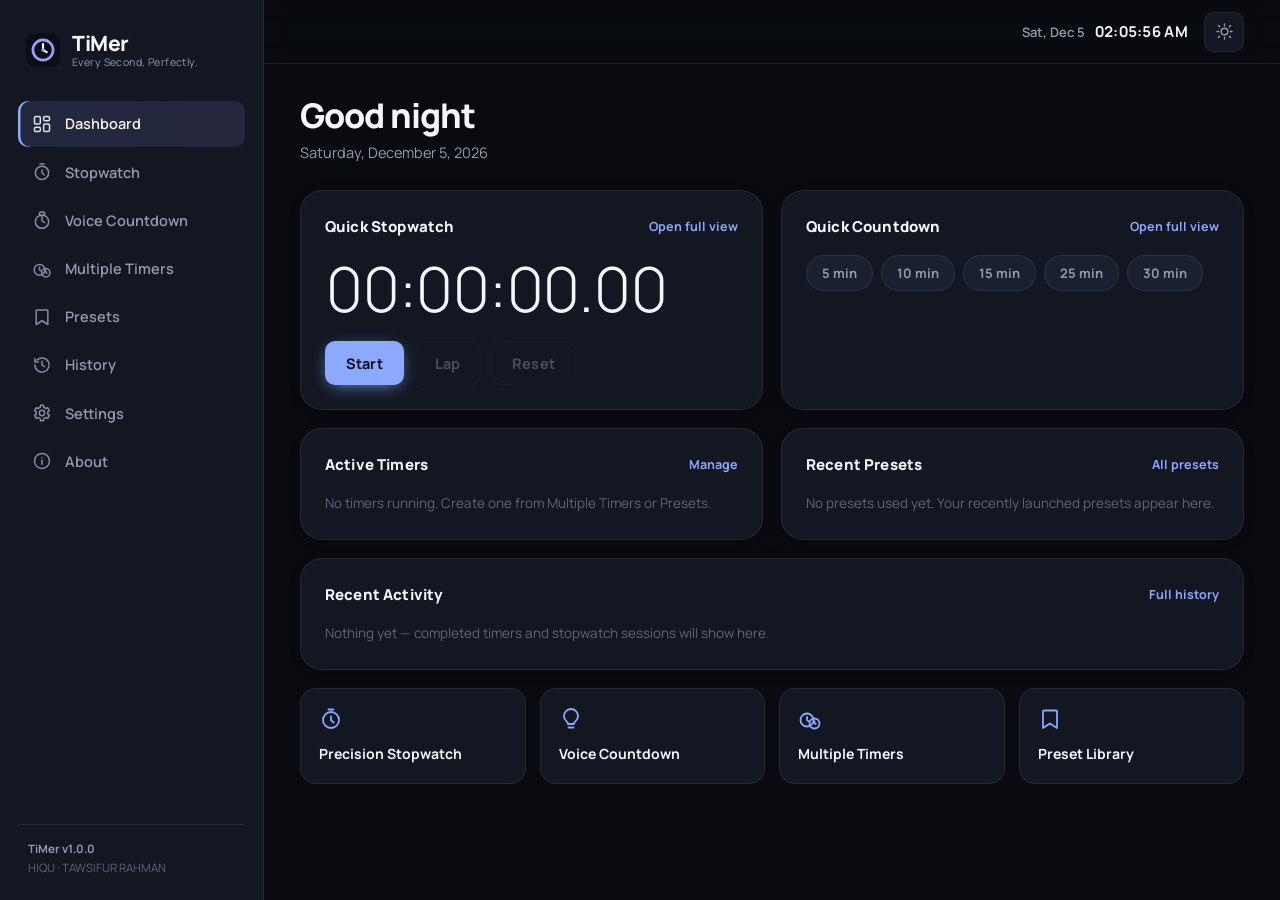
<file: index.html>
<!DOCTYPE html>
<html lang="en" data-theme="dark">
<head>
  <meta charset="UTF-8">
  <meta name="viewport" content="width=device-width, initial-scale=1.0, viewport-fit=cover">
  <title>TiMer — Every Second, Perfectly.</title>
  <meta name="description" content="TiMer is a premium time-management application featuring a precision stopwatch, voice-controlled countdown, and multiple independent timers.">
  <meta name="theme-color" content="#090B10">
  <link rel="manifest" href="manifest.json">
  <link rel="icon" href="assets/icons/favicon.svg" type="image/svg+xml">
  <link rel="icon" href="assets/icons/icon-192.png" sizes="192x192" type="image/png">
  <link rel="apple-touch-icon" href="assets/icons/icon-192.png">
  <meta name="apple-mobile-web-app-capable" content="yes">
  <meta name="apple-mobile-web-app-status-bar-style" content="black-translucent">
  <link rel="preconnect" href="https://fonts.googleapis.com">
  <link rel="preconnect" href="https://fonts.gstatic.com" crossorigin>
  <link href="https://fonts.googleapis.com/css2?family=Manrope:wght@300;400;500;600;700;800&display=swap" rel="stylesheet">
  <link rel="stylesheet" href="css/style.css">
  <link rel="stylesheet" href="css/responsive.css">
  <link rel="stylesheet" href="css/animations.css">
</head>
<body>

  <div class="app" id="app">

    <!-- ===================== SIDEBAR (desktop) ===================== -->
    <aside class="sidebar" aria-label="Primary navigation">
      <a class="brand" href="#dashboard" data-nav="dashboard">
        <img src="assets/icons/favicon.svg" alt="" width="34" height="34" class="brand-mark">
        <span class="brand-text">
          <span class="brand-name">TiMer</span>
          <span class="brand-tag">Every Second, Perfectly.</span>
        </span>
      </a>

      <nav class="side-nav">
        <a href="#dashboard" class="nav-item" data-nav="dashboard">
          <svg viewBox="0 0 24 24" fill="none" stroke="currentColor" stroke-width="1.8" stroke-linecap="round" stroke-linejoin="round"><rect x="3" y="3" width="7" height="9" rx="1.5"/><rect x="14" y="3" width="7" height="5" rx="1.5"/><rect x="14" y="12" width="7" height="9" rx="1.5"/><rect x="3" y="16" width="7" height="5" rx="1.5"/></svg>
          <span>Dashboard</span>
        </a>
        <a href="#stopwatch" class="nav-item" data-nav="stopwatch">
          <svg viewBox="0 0 24 24" fill="none" stroke="currentColor" stroke-width="1.8" stroke-linecap="round" stroke-linejoin="round"><circle cx="12" cy="13" r="8"/><path d="M12 9.5V13l2.6 2.6"/><path d="M9.5 2.5h5"/></svg>
          <span>Stopwatch</span>
        </a>
        <a href="#countdown" class="nav-item" data-nav="countdown">
          <svg viewBox="0 0 24 24" fill="none" stroke="currentColor" stroke-width="1.8" stroke-linecap="round" stroke-linejoin="round"><rect x="9" y="2.5" width="6" height="4" rx="1.2"/><path d="M12 8v5l3 2"/><circle cx="12" cy="14" r="8"/></svg>
          <span>Voice Countdown</span>
        </a>
        <a href="#timers" class="nav-item" data-nav="timers">
          <svg viewBox="0 0 24 24" fill="none" stroke="currentColor" stroke-width="1.8" stroke-linecap="round" stroke-linejoin="round"><circle cx="9" cy="13" r="6.5"/><path d="M9 10v3l2 1.4"/><circle cx="16.5" cy="16.5" r="5"/><path d="M16.5 14.2v2l1.3.9"/></svg>
          <span>Multiple Timers</span>
        </a>
        <a href="#presets" class="nav-item" data-nav="presets">
          <svg viewBox="0 0 24 24" fill="none" stroke="currentColor" stroke-width="1.8" stroke-linecap="round" stroke-linejoin="round"><path d="M6 3.5h12a1 1 0 0 1 1 1V21l-7-4.5L5 21V4.5a1 1 0 0 1 1-1z"/></svg>
          <span>Presets</span>
        </a>
        <a href="#history" class="nav-item" data-nav="history">
          <svg viewBox="0 0 24 24" fill="none" stroke="currentColor" stroke-width="1.8" stroke-linecap="round" stroke-linejoin="round"><path d="M3.5 12a8.5 8.5 0 1 0 2.5-6"/><path d="M3.5 4.5v4h4"/><path d="M12 7.5V12l3 2"/></svg>
          <span>History</span>
        </a>
        <a href="#settings" class="nav-item" data-nav="settings">
          <svg viewBox="0 0 24 24" fill="none" stroke="currentColor" stroke-width="1.8" stroke-linecap="round" stroke-linejoin="round"><circle cx="12" cy="12" r="3.2"/><path d="M19 12a7 7 0 0 0-.14-1.4l2-1.55-2-3.46-2.35.95a7 7 0 0 0-2.42-1.4L13.7 2.6h-3.4l-.39 2.54a7 7 0 0 0-2.42 1.4l-2.35-.95-2 3.46 2 1.55a7 7 0 0 0 0 2.8l-2 1.55 2 3.46 2.35-.95a7 7 0 0 0 2.42 1.4l.39 2.54h3.4l.39-2.54a7 7 0 0 0 2.42-1.4l2.35.95 2-3.46-2-1.55A7 7 0 0 0 19 12z"/></svg>
          <span>Settings</span>
        </a>
        <a href="#about" class="nav-item" data-nav="about">
          <svg viewBox="0 0 24 24" fill="none" stroke="currentColor" stroke-width="1.8" stroke-linecap="round" stroke-linejoin="round"><circle cx="12" cy="12" r="9"/><path d="M12 11v5"/><path d="M12 8h.01"/></svg>
          <span>About</span>
        </a>
      </nav>

      <div class="sidebar-foot">
        <p class="side-version">TiMer <span id="versionLabel">v1.0.0</span></p>
        <p class="side-credit">HIQU · TAWSIFUR RAHMAN</p>
      </div>
    </aside>

    <!-- ===================== MAIN COLUMN ===================== -->
    <div class="main-col">

      <header class="topbar">
        <a class="topbar-brand" href="#dashboard" data-nav="dashboard">
          <img src="assets/icons/favicon.svg" alt="" width="28" height="28">
          <span>TiMer</span>
        </a>
        <div class="topbar-clock" aria-label="Current time">
          <span class="topbar-date" id="topbarDate"></span>
          <span class="topbar-time" id="topbarTime"></span>
        </div>
        <div class="topbar-actions">
          <span class="global-status" id="globalStatus" hidden>
            <span class="status-dot" id="globalStatusDot"></span>
            <span id="globalStatusText"></span>
          </span>
          <button class="icon-btn" id="themeToggle" type="button" aria-label="Toggle color theme">
            <svg class="ic-sun" viewBox="0 0 24 24" fill="none" stroke="currentColor" stroke-width="1.8" stroke-linecap="round"><circle cx="12" cy="12" r="4.2"/><path d="M12 2.5v2.2M12 19.3v2.2M4.3 4.3l1.6 1.6M18.1 18.1l1.6 1.6M2.5 12h2.2M19.3 12h2.2M4.3 19.7l1.6-1.6M18.1 5.9l1.6-1.6"/></svg>
            <svg class="ic-moon" viewBox="0 0 24 24" fill="none" stroke="currentColor" stroke-width="1.8" stroke-linecap="round" stroke-linejoin="round"><path d="M20.5 14.5A8.5 8.5 0 1 1 9.5 3.5a7 7 0 0 0 11 11z"/></svg>
          </button>
        </div>
      </header>

      <main id="main" class="main">

        <!-- ================= DASHBOARD ================= -->
        <section class="view" id="view-dashboard" data-view="dashboard" aria-labelledby="dashTitle">
          <div class="view-head">
            <div>
              <h1 id="dashTitle" class="view-title">Good evening</h1>
              <p class="view-sub" id="dashDate"></p>
            </div>
          </div>

          <div class="dash-grid">
            <div class="panel dash-stop">
              <div class="panel-head">
                <h2>Quick Stopwatch</h2>
                <a href="#stopwatch" class="link-arrow" data-nav="stopwatch">Open full view</a>
              </div>
              <p class="big-time" id="dashSwDisplay">00:00.00</p>
              <div class="btn-row">
                <button class="btn btn-primary" id="dashSwStart" type="button">Start</button>
                <button class="btn btn-ghost" id="dashSwLap" type="button" disabled>Lap</button>
                <button class="btn btn-ghost" id="dashSwReset" type="button" disabled>Reset</button>
              </div>
            </div>

            <div class="panel dash-count">
              <div class="panel-head">
                <h2>Quick Countdown</h2>
                <a href="#countdown" class="link-arrow" data-nav="countdown">Open full view</a>
              </div>
              <div class="chip-row" id="dashQuickChips"></div>
            </div>

            <div class="panel dash-active">
              <div class="panel-head">
                <h2>Active Timers</h2>
                <a href="#timers" class="link-arrow" data-nav="timers">Manage</a>
              </div>
              <ul class="mini-list" id="dashActiveTimers"></ul>
              <p class="empty-note" id="dashActiveEmpty">No timers running. Create one from Multiple Timers or Presets.</p>
            </div>

            <div class="panel dash-presets">
              <div class="panel-head">
                <h2>Recent Presets</h2>
                <a href="#presets" class="link-arrow" data-nav="presets">All presets</a>
              </div>
              <ul class="mini-list" id="dashRecentPresets"></ul>
              <p class="empty-note" id="dashPresetsEmpty">No presets used yet. Your recently launched presets appear here.</p>
            </div>

            <div class="panel dash-activity panel-wide">
              <div class="panel-head">
                <h2>Recent Activity</h2>
                <a href="#history" class="link-arrow" data-nav="history">Full history</a>
              </div>
              <ul class="mini-list" id="dashActivity"></ul>
              <p class="empty-note" id="dashActivityEmpty">Nothing yet — completed timers and stopwatch sessions will show here.</p>
            </div>

            <div class="dash-cards">
              <a href="#stopwatch" class="quick-card" data-nav="stopwatch">
                <svg viewBox="0 0 24 24" fill="none" stroke="currentColor" stroke-width="1.8" stroke-linecap="round" stroke-linejoin="round"><circle cx="12" cy="13" r="8"/><path d="M12 9.5V13l2.6 2.6"/><path d="M9.5 2.5h5"/></svg>
                <span>Precision Stopwatch</span>
              </a>
              <a href="#countdown" class="quick-card" data-nav="countdown">
                <svg viewBox="0 0 24 24" fill="none" stroke="currentColor" stroke-width="1.8" stroke-linecap="round" stroke-linejoin="round"><path d="M12 2a7 7 0 0 1 7 7c0 2.4-1.2 4.2-2.6 5.4-.9.8-1.4 1.6-1.4 2.6H9c0-1-.5-1.8-1.4-2.6C6.2 13.2 5 11.4 5 9a7 7 0 0 1 7-7z"/><path d="M9.5 20.5h5"/></svg>
                <span>Voice Countdown</span>
              </a>
              <a href="#timers" class="quick-card" data-nav="timers">
                <svg viewBox="0 0 24 24" fill="none" stroke="currentColor" stroke-width="1.8" stroke-linecap="round" stroke-linejoin="round"><circle cx="9" cy="13" r="6.5"/><path d="M9 10v3l2 1.4"/><circle cx="16.5" cy="16.5" r="5"/><path d="M16.5 14.2v2l1.3.9"/></svg>
                <span>Multiple Timers</span>
              </a>
              <a href="#presets" class="quick-card" data-nav="presets">
                <svg viewBox="0 0 24 24" fill="none" stroke="currentColor" stroke-width="1.8" stroke-linecap="round" stroke-linejoin="round"><path d="M6 3.5h12a1 1 0 0 1 1 1V21l-7-4.5L5 21V4.5a1 1 0 0 1 1-1z"/></svg>
                <span>Preset Library</span>
              </a>
            </div>
          </div>
        </section>

        <!-- ================= STOPWATCH ================= -->
        <section class="view" id="view-stopwatch" data-view="stopwatch" aria-labelledby="swTitle">
          <div class="view-head">
            <div>
              <h1 class="view-title" id="swTitle">Stopwatch</h1>
              <p class="view-sub">High-precision timing with laps and session statistics.</p>
            </div>
          </div>

          <div class="panel sw-panel">
            <div class="sw-face">
              <p class="sw-display" id="swDisplay" role="timer" aria-live="off">
                <span id="swHrs" class="sw-seg">00</span><span class="sw-colon">:</span><span id="swMin" class="sw-seg">00</span><span class="sw-colon">:</span><span id="swSec" class="sw-seg">00</span><span class="sw-ms" id="swMs">.00</span>
              </p>
              <p class="sw-state" id="swState">Ready</p>
            </div>

            <div class="controls-row">
              <button class="btn btn-primary btn-lg" id="swStartBtn" type="button">Start</button>
              <button class="btn btn-soft btn-lg" id="swLapBtn" type="button" disabled>Lap</button>
              <button class="btn btn-ghost btn-lg" id="swResetBtn" type="button" disabled>Reset</button>
            </div>

            <div class="stats-grid" id="swStats" hidden>
              <div class="stat"><span class="stat-label">Fastest</span><span class="stat-value" id="swFastest">—</span></div>
              <div class="stat"><span class="stat-label">Slowest</span><span class="stat-value" id="swSlowest">—</span></div>
              <div class="stat"><span class="stat-label">Average</span><span class="stat-value" id="swAverage">—</span></div>
              <div class="stat"><span class="stat-label">Laps</span><span class="stat-value" id="swLapCount">0</span></div>
            </div>

            <div class="laps-wrap" id="lapsWrap" hidden>
              <div class="laps-head">
                <h2>Laps</h2>
                <button class="btn btn-ghost btn-sm" id="swClearLaps" type="button">Clear laps</button>
              </div>
              <ul class="lap-list" id="lapList"></ul>
            </div>
          </div>
        </section>

        <!-- ================= VOICE COUNTDOWN ================= -->
        <section class="view" id="view-countdown" data-view="countdown" aria-labelledby="cdTitle">
          <div class="view-head">
            <div>
              <h1 class="view-title" id="cdTitle">Voice Countdown</h1>
              <p class="view-sub">Set, control, and monitor a countdown — by voice or by hand.</p>
            </div>
          </div>

          <div class="cd-layout">
            <div class="panel cd-panel">
              <div class="ring-wrap">
                <svg class="cd-ring" viewBox="0 0 260 260" aria-hidden="true">
                  <defs>
                    <linearGradient id="ringGrad" x1="0%" y1="0%" x2="100%" y2="100%">
                      <stop offset="0%" stop-color="#8CA8FF"/>
                      <stop offset="100%" stop-color="#A995FF"/>
                    </linearGradient>
                  </defs>
                  <circle class="ring-track" cx="130" cy="130" r="118"/>
                  <circle class="ring-fill" id="cdRing" cx="130" cy="130" r="118"/>
                </svg>
                <div class="ring-center">
                  <p class="cd-display" id="cdDisplay" role="timer">00:00</p>
                  <p class="cd-label" id="cdStateLabel">Set a duration to begin</p>
                </div>
              </div>

              <div class="cd-inputs" id="cdInputs">
                <div class="time-field">
                  <label for="cdHours">Hours</label>
                  <input type="number" id="cdHours" min="0" max="99" value="0" inputmode="numeric">
                </div>
                <span class="time-sep">:</span>
                <div class="time-field">
                  <label for="cdMinutes">Minutes</label>
                  <input type="number" id="cdMinutes" min="0" max="59" value="5" inputmode="numeric">
                </div>
                <span class="time-sep">:</span>
                <div class="time-field">
                  <label for="cdSeconds">Seconds</label>
                  <input type="number" id="cdSeconds" min="0" max="59" value="0" inputmode="numeric">
                </div>
              </div>

              <div class="chip-row" id="cdQuickChips"></div>

              <div class="controls-row">
                <button class="btn btn-primary btn-lg" id="cdStartBtn" type="button">Start</button>
                <button class="btn btn-soft btn-lg" id="cdPauseBtn" type="button" hidden>Pause</button>
                <button class="btn btn-ghost btn-lg" id="cdResetBtn" type="button" hidden>Reset</button>
              </div>
            </div>

            <div class="panel voice-panel">
              <div class="panel-head">
                <h2>Voice Control</h2>
                <span class="voice-badge" id="voiceSupportBadge">Checking support…</span>
              </div>

              <div class="voice-core">
                <button class="mic-btn" id="micBtn" type="button" aria-label="Start voice control" aria-pressed="false">
                  <svg viewBox="0 0 24 24" fill="none" stroke="currentColor" stroke-width="1.8" stroke-linecap="round" stroke-linejoin="round"><rect x="9" y="2.5" width="6" height="11" rx="3"/><path d="M5.5 11a6.5 6.5 0 0 0 13 0"/><path d="M12 17.5V21"/></svg>
                </button>
                <p class="mic-hint" id="micHint">Tap the microphone and say a command</p>
                <div class="voice-waves" id="voiceWaves" aria-hidden="true"><span></span><span></span><span></span><span></span><span></span></div>
              </div>

              <div class="voice-log-wrap">
                <h3>Recognized commands</h3>
                <ul class="voice-log" id="voiceLog"></ul>
                <p class="empty-note" id="voiceLogEmpty">Voice activity will appear here.</p>
              </div>

              <div class="command-list">
                <h3>Try saying</h3>
                <ul>
                  <li>“Set a timer for five minutes.”</li>
                  <li>“Start a ten-minute countdown.”</li>
                  <li>“Pause the timer.”</li>
                  <li>“Resume the timer.”</li>
                  <li>“Reset the timer.”</li>
                  <li>“How much time is left?”</li>
                </ul>
              </div>
            </div>
          </div>
        </section>

        <!-- ================= MULTIPLE TIMERS ================= -->
        <section class="view" id="view-timers" data-view="timers" aria-labelledby="mtTitle">
          <div class="view-head">
            <div>
              <h1 class="view-title" id="mtTitle">Multiple Timers</h1>
              <p class="view-sub">Independent countdowns running side by side.</p>
            </div>
            <button class="btn btn-primary" id="mtNewBtn" type="button">
              <svg viewBox="0 0 24 24" fill="none" stroke="currentColor" stroke-width="2" stroke-linecap="round"><path d="M12 5v14M5 12h14"/></svg>
              New Timer
            </button>
          </div>

          <form class="panel mt-form" id="mtForm" hidden>
            <h2 id="mtFormTitle">New timer</h2>
            <div class="mt-form-row">
              <div class="field">
                <label for="mtName">Name</label>
                <input type="text" id="mtName" maxlength="40" placeholder="e.g. Pasta, Laundry, Focus block" autocomplete="off">
              </div>
              <div class="field time-field">
                <label for="mtHours">Hours</label>
                <input type="number" id="mtHours" min="0" max="99" value="0" inputmode="numeric">
              </div>
              <div class="field time-field">
                <label for="mtMinutes">Minutes</label>
                <input type="number" id="mtMinutes" min="0" max="59" value="5" inputmode="numeric">
              </div>
              <div class="field time-field">
                <label for="mtSeconds">Seconds</label>
                <input type="number" id="mtSeconds" min="0" max="59" value="0" inputmode="numeric">
              </div>
            </div>
            <div class="btn-row">
              <button class="btn btn-primary" id="mtSaveBtn" type="submit">Add timer</button>
              <button class="btn btn-ghost" id="mtCancelBtn" type="button">Cancel</button>
            </div>
          </form>

          <div class="timer-grid" id="timerGrid"></div>
          <div class="empty-state" id="mtEmpty">
            <svg viewBox="0 0 24 24" fill="none" stroke="currentColor" stroke-width="1.5" stroke-linecap="round" stroke-linejoin="round"><circle cx="9" cy="13" r="6.5"/><path d="M9 10v3l2 1.4"/><circle cx="16.5" cy="16.5" r="5"/><path d="M16.5 14.2v2l1.3.9"/></svg>
            <h2>No timers yet</h2>
            <p>Create your first timer and it will appear here — each one runs completely independently.</p>
            <button class="btn btn-primary" id="mtEmptyNew" type="button">Create a timer</button>
          </div>
        </section>

        <!-- ================= PRESETS ================= -->
        <section class="view" id="view-presets" data-view="presets" aria-labelledby="prTitle">
          <div class="view-head">
            <div>
              <h1 class="view-title" id="prTitle">Presets</h1>
              <p class="view-sub">One-tap timers for the routines you repeat.</p>
            </div>
            <button class="btn btn-primary" id="prNewBtn" type="button">
              <svg viewBox="0 0 24 24" fill="none" stroke="currentColor" stroke-width="2" stroke-linecap="round"><path d="M12 5v14M5 12h14"/></svg>
              New Preset
            </button>
          </div>

          <form class="panel mt-form" id="prForm" hidden>
            <h2 id="prFormTitle">New preset</h2>
            <div class="mt-form-row">
              <div class="field">
                <label for="prName">Name</label>
                <input type="text" id="prName" maxlength="40" placeholder="e.g. Tea steeping" autocomplete="off">
              </div>
              <div class="field time-field">
                <label for="prHours">Hours</label>
                <input type="number" id="prHours" min="0" max="99" value="0" inputmode="numeric">
              </div>
              <div class="field time-field">
                <label for="prMinutes">Minutes</label>
                <input type="number" id="prMinutes" min="0" max="59" value="5" inputmode="numeric">
              </div>
              <div class="field time-field">
                <label for="prSeconds">Seconds</label>
                <input type="number" id="prSeconds" min="0" max="59" value="0" inputmode="numeric">
              </div>
            </div>
            <div class="btn-row">
              <button class="btn btn-primary" id="prSaveBtn" type="submit">Save preset</button>
              <button class="btn btn-ghost" id="prCancelBtn" type="button">Cancel</button>
            </div>
          </form>

          <div class="preset-groups" id="presetGroups"></div>
        </section>

        <!-- ================= HISTORY ================= -->
        <section class="view" id="view-history" data-view="history" aria-labelledby="hiTitle">
          <div class="view-head">
            <div>
              <h1 class="view-title" id="hiTitle">History</h1>
              <p class="view-sub">Completed timers and finished stopwatch sessions.</p>
            </div>
            <button class="btn btn-ghost" id="hiClearBtn" type="button" disabled>Clear history</button>
          </div>

          <ul class="history-list" id="historyList"></ul>
          <div class="empty-state" id="hiEmpty">
            <svg viewBox="0 0 24 24" fill="none" stroke="currentColor" stroke-width="1.5" stroke-linecap="round" stroke-linejoin="round"><path d="M3.5 12a8.5 8.5 0 1 0 2.5-6"/><path d="M3.5 4.5v4h4"/><path d="M12 7.5V12l3 2"/></svg>
            <h2>No history yet</h2>
            <p>Finished timers and stopwatch sessions will be recorded here.</p>
          </div>
        </section>

        <!-- ================= SETTINGS ================= -->
        <section class="view" id="view-settings" data-view="settings" aria-labelledby="seTitle">
          <div class="view-head">
            <div>
              <h1 class="view-title" id="seTitle">Settings</h1>
              <p class="view-sub">Tune TiMer to the way you work. Preferences are saved on this device.</p>
            </div>
          </div>

          <div class="settings-stack">
            <div class="panel settings-group">
              <h2>Appearance</h2>
              <div class="setting-row">
                <div>
                  <h3>Theme</h3>
                  <p>Dark, light, or follow your system.</p>
                </div>
                <div class="segmented" role="radiogroup" aria-label="Theme">
                  <button type="button" class="seg-btn" data-theme-opt="dark">Dark</button>
                  <button type="button" class="seg-btn" data-theme-opt="light">Light</button>
                  <button type="button" class="seg-btn" data-theme-opt="system">System</button>
                </div>
              </div>
            </div>

            <div class="panel settings-group">
              <h2>Alerts</h2>
              <div class="setting-row">
                <div>
                  <h3>Completion sound</h3>
                  <p>Play a chime when a timer finishes.</p>
                </div>
                <button class="switch" id="setSound" type="button" role="switch" aria-checked="true" aria-label="Completion sound"><span></span></button>
              </div>
              <div class="setting-row">
                <div>
                  <h3>Voice announcements</h3>
                  <p>Speak status updates such as “Your timer has started.”</p>
                </div>
                <button class="switch" id="setSpeech" type="button" role="switch" aria-checked="true" aria-label="Voice announcements"><span></span></button>
              </div>
              <div class="setting-row">
                <div>
                  <h3>One-minute warning</h3>
                  <p>Warn with a sound and spoken notice one minute before the end.</p>
                </div>
                <button class="switch" id="setWarning" type="button" role="switch" aria-checked="true" aria-label="One-minute warning"><span></span></button>
              </div>
              <div class="setting-row">
                <div>
                  <h3>Notifications</h3>
                  <p id="notifStatusText">Browser notifications are off.</p>
                </div>
                <button class="btn btn-soft btn-sm" id="notifToggleBtn" type="button">Enable notifications</button>
              </div>
            </div>

            <div class="panel settings-group">
              <h2>Timers</h2>
              <div class="setting-row">
                <div>
                  <h3>Auto-start on launch</h3>
                  <p>Start a countdown immediately when launched from a preset.</p>
                </div>
                <button class="switch" id="setAutoStart" type="button" role="switch" aria-checked="true" aria-label="Auto-start on launch"><span></span></button>
              </div>
            </div>

            <div class="panel settings-group">
              <h2>Data</h2>
              <p class="settings-note">History, presets, and preferences are stored locally in this browser — they do not sync between devices.</p>
              <div class="btn-row">
                <button class="btn btn-soft" id="setClearHistory" type="button">Clear history</button>
                <button class="btn btn-danger" id="setResetAll" type="button">Reset all settings</button>
              </div>
            </div>
          </div>
        </section>

        <!-- ================= ABOUT ================= -->
        <section class="view" id="view-about" data-view="about" aria-labelledby="abTitle">
          <div class="about-hero panel">
            <img src="assets/icons/favicon.svg" alt="" width="72" height="72" class="about-mark">
            <h1 id="abTitle">TiMer</h1>
            <p class="about-tagline">Every Second, Perfectly.</p>
            <p class="about-lede">A modern time-management application designed to make everyday time tracking simple, precise, and efficient.</p>
          </div>

          <div class="about-cols">
            <div class="panel">
              <h2>Core features</h2>
              <ul class="about-list">
                <li><strong>Precision stopwatch</strong> — accurate to the millisecond, with lap recording and session statistics.</li>
                <li><strong>Voice-controlled countdown</strong> — hands-free timer control with spoken feedback where supported.</li>
                <li><strong>Multiple independent timers</strong> — run as many countdowns as you need, side by side.</li>
                <li><strong>Preset library</strong> — one-tap timers for work, study, breaks, cooking, and everyday routines.</li>
                <li><strong>History & insights</strong> — a local record of completed timers and stopwatch sessions.</li>
                <li><strong>Offline-ready PWA</strong> — installable and fully usable without a connection.</li>
              </ul>
            </div>

            <div class="panel about-credits">
              <h2>Credits</h2>
              <dl>
                <div><dt>Publisher</dt><dd>HIQU</dd></div>
                <div><dt>Developer</dt><dd>TAWSIFUR RAHMAN</dd></div>
                <div><dt>Version</dt><dd id="aboutVersion">1.0.0</dd></div>
              </dl>
            </div>
          </div>

          <footer class="about-footer">
            <p>© <span id="copyYear"></span> HIQU. TiMer — Every Second, Perfectly.</p>
          </footer>
        </section>

      </main>
    </div>
  </div>

  <!-- Bottom navigation (mobile) -->
  <nav class="bottom-nav" aria-label="Primary navigation">
    <a href="#dashboard" class="bn-item" data-nav="dashboard">
      <svg viewBox="0 0 24 24" fill="none" stroke="currentColor" stroke-width="1.8" stroke-linecap="round" stroke-linejoin="round"><rect x="3" y="3" width="7" height="9" rx="1.5"/><rect x="14" y="3" width="7" height="5" rx="1.5"/><rect x="14" y="12" width="7" height="9" rx="1.5"/><rect x="3" y="16" width="7" height="5" rx="1.5"/></svg>
      <span>Home</span>
    </a>
    <a href="#stopwatch" class="bn-item" data-nav="stopwatch">
      <svg viewBox="0 0 24 24" fill="none" stroke="currentColor" stroke-width="1.8" stroke-linecap="round" stroke-linejoin="round"><circle cx="12" cy="13" r="8"/><path d="M12 9.5V13l2.6 2.6"/><path d="M9.5 2.5h5"/></svg>
      <span>Stopwatch</span>
    </a>
    <a href="#countdown" class="bn-item" data-nav="countdown">
      <svg viewBox="0 0 24 24" fill="none" stroke="currentColor" stroke-width="1.8" stroke-linecap="round" stroke-linejoin="round"><path d="M12 2a7 7 0 0 1 7 7c0 2.4-1.2 4.2-2.6 5.4-.9.8-1.4 1.6-1.4 2.6H9c0-1-.5-1.8-1.4-2.6C6.2 13.2 5 11.4 5 9a7 7 0 0 1 7-7z"/><path d="M9.5 20.5h5"/></svg>
      <span>Voice</span>
    </a>
    <a href="#timers" class="bn-item" data-nav="timers">
      <svg viewBox="0 0 24 24" fill="none" stroke="currentColor" stroke-width="1.8" stroke-linecap="round" stroke-linejoin="round"><circle cx="9" cy="13" r="6.5"/><path d="M9 10v3l2 1.4"/><circle cx="16.5" cy="16.5" r="5"/><path d="M16.5 14.2v2l1.3.9"/></svg>
      <span>Timers</span>
    </a>
    <a href="#presets" class="bn-item" data-nav="presets">
      <svg viewBox="0 0 24 24" fill="none" stroke="currentColor" stroke-width="1.8" stroke-linecap="round" stroke-linejoin="round"><path d="M6 3.5h12a1 1 0 0 1 1 1V21l-7-4.5L5 21V4.5a1 1 0 0 1 1-1z"/></svg>
      <span>Presets</span>
    </a>
  </nav>

  <!-- Toast + confirm + live region -->
  <div class="toast-stack" id="toastStack" aria-live="polite"></div>

  <div class="modal-backdrop" id="modalBackdrop" hidden>
    <div class="modal" role="alertdialog" aria-modal="true" aria-labelledby="modalTitle" aria-describedby="modalBody">
      <h2 id="modalTitle">Are you sure?</h2>
      <p id="modalBody">This action cannot be undone.</p>
      <div class="btn-row modal-actions">
        <button class="btn btn-danger" id="modalConfirm" type="button">Confirm</button>
        <button class="btn btn-ghost" id="modalCancel" type="button">Cancel</button>
      </div>
    </div>
  </div>

  <div class="sr-only" aria-live="polite" id="srStatus"></div>

  <noscript>
    <div style="padding:2rem;font-family:sans-serif;text-align:center;">
      TiMer requires JavaScript. Please enable JavaScript and reload.
    </div>
  </noscript>

  <script src="js/storage.js"></script>
  <script src="js/utils.js"></script>
  <script src="js/sounds.js"></script>
  <script src="js/speech.js"></script>
  <script src="js/notify.js"></script>
  <script src="js/history.js"></script>
  <script src="js/stopwatch.js"></script>
  <script src="js/countdown.js"></script>
  <script src="js/timers.js"></script>
  <script src="js/presets.js"></script>
  <script src="js/settings.js"></script>
  <script src="js/dashboard.js"></script>
  <script src="js/voice.js"></script>
  <script src="js/app.js"></script>
</body>
</html>
</file>
<file: css/style.css>
/* ============================================================
   TiMer — Every Second, Perfectly.
   Dark Luxury + Modern Productivity design system
   ============================================================ */

:root {
  --font: "Manrope", "Inter", -apple-system, "Segoe UI", system-ui, sans-serif;

  --bg: #090B10;
  --surface: #121722;
  --surface-2: #192131;
  --surface-3: #1F2940;
  --border: rgba(146, 155, 173, 0.14);
  --border-strong: rgba(146, 155, 173, 0.26);

  --accent: #8CA8FF;
  --accent-2: #A995FF;
  --accent-soft: rgba(140, 168, 255, 0.12);
  --accent-2-soft: rgba(169, 149, 255, 0.12);

  --text: #F4F6FA;
  --muted: #929BAD;
  --faint: #5D6678;

  --danger: #FF8A8A;
  --danger-soft: rgba(255, 138, 138, 0.12);
  --success: #7BD8A5;
  --warning: #FFCF7A;

  --shadow-1: 0 2px 10px rgba(0, 0, 0, 0.28);
  --shadow-2: 0 14px 40px -12px rgba(0, 0, 0, 0.5);
  --glow: 0 0 24px rgba(140, 168, 255, 0.22);

  --r-sm: 10px;
  --r-md: 16px;
  --r-lg: 22px;

  --sidebar-w: 264px;
  --topbar-h: 64px;
}

[data-theme="light"] {
  --bg: #EEF1F7;
  --surface: #FFFFFF;
  --surface-2: #F3F5FA;
  --surface-3: #E7EBF4;
  --border: rgba(20, 24, 36, 0.10);
  --border-strong: rgba(20, 24, 36, 0.2);

  --accent: #4F74E8;
  --accent-2: #7A5FE0;
  --accent-soft: rgba(79, 116, 232, 0.10);
  --accent-2-soft: rgba(122, 95, 224, 0.10);

  --text: #161B27;
  --muted: #5B6474;
  --faint: #8B94A6;

  --danger: #D64545;
  --danger-soft: rgba(214, 69, 69, 0.10);

  --shadow-1: 0 2px 10px rgba(20, 24, 36, 0.08);
  --shadow-2: 0 16px 40px -14px rgba(20, 24, 36, 0.18);
  --glow: 0 0 24px rgba(79, 116, 232, 0.16);
}

/* ---------- Reset & base ---------- */
*, *::before, *::after { box-sizing: border-box; }

html { -webkit-text-size-adjust: 100%; }

body {
  margin: 0;
  font-family: var(--font);
  font-size: 16px;
  line-height: 1.6;
  color: var(--text);
  background: var(--bg);
  min-height: 100dvh;
  -webkit-font-smoothing: antialiased;
  transition: background-color 0.25s ease, color 0.25s ease;
}

h1, h2, h3, p, ul, dl, dd, figure { margin: 0; }
ul { padding: 0; list-style: none; }
a { color: inherit; text-decoration: none; }
button { font-family: inherit; font-size: inherit; color: inherit; background: none; border: none; cursor: pointer; padding: 0; }
input { font-family: inherit; font-size: inherit; color: inherit; }
img { display: block; }

[hidden] { display: none !important; }

:focus-visible {
  outline: 2px solid var(--accent);
  outline-offset: 3px;
  border-radius: 6px;
}

.sr-only {
  position: absolute; width: 1px; height: 1px;
  padding: 0; margin: -1px; overflow: hidden;
  clip: rect(0 0 0 0); white-space: nowrap; border: 0;
}

/* Numeric alignment everywhere time is shown */
.big-time, .sw-display, .cd-display, .stat-value, .lap-time,
.card-time, .mini-time, .topbar-time {
  font-variant-numeric: tabular-nums;
  font-feature-settings: "tnum" 1;
}

/* ---------- App layout ---------- */
.app {
  display: grid;
  grid-template-columns: var(--sidebar-w) minmax(0, 1fr);
  min-height: 100dvh;
}

.main-col {
  min-width: 0;
  display: flex;
  flex-direction: column;
}

.main {
  flex: 1;
  width: 100%;
  max-width: 1180px;
  margin: 0 auto;
  padding: 32px 36px 64px;
}

/* ---------- Sidebar ---------- */
.sidebar {
  position: sticky;
  top: 0;
  height: 100dvh;
  display: flex;
  flex-direction: column;
  gap: 28px;
  padding: 26px 18px 22px;
  background: var(--surface);
  border-right: 1px solid var(--border);
}

.brand {
  display: flex;
  align-items: center;
  gap: 12px;
  padding: 4px 8px;
}

.brand-mark { border-radius: 9px; flex-shrink: 0; }

.brand-text { display: flex; flex-direction: column; line-height: 1.25; }

.brand-name {
  font-size: 21px;
  font-weight: 800;
  letter-spacing: -0.02em;
}

.brand-tag {
  font-size: 10.5px;
  color: var(--muted);
  letter-spacing: 0.04em;
}

.side-nav {
  display: flex;
  flex-direction: column;
  gap: 3px;
  flex: 1;
}

.nav-item {
  display: flex;
  align-items: center;
  gap: 13px;
  padding: 11px 14px;
  border-radius: var(--r-sm);
  color: var(--muted);
  font-weight: 600;
  font-size: 14.5px;
  transition: background-color 0.18s ease, color 0.18s ease;
}

.nav-item svg {
  width: 20px;
  height: 20px;
  flex-shrink: 0;
  opacity: 0.9;
}

.nav-item:hover { color: var(--text); background: var(--surface-2); }

.nav-item.active {
  color: var(--text);
  background: linear-gradient(90deg, var(--accent-soft), var(--accent-2-soft));
  box-shadow: inset 2.5px 0 0 var(--accent);
}

.sidebar-foot {
  padding: 14px 10px 0;
  border-top: 1px solid var(--border);
  font-size: 11.5px;
  color: var(--faint);
  line-height: 1.7;
}

.side-version { color: var(--muted); font-weight: 700; }

/* ---------- Topbar ---------- */
.topbar {
  position: sticky;
  top: 0;
  z-index: 30;
  height: var(--topbar-h);
  display: flex;
  align-items: center;
  gap: 16px;
  padding: 0 36px;
  background: color-mix(in srgb, var(--bg) 82%, transparent);
  backdrop-filter: blur(14px);
  -webkit-backdrop-filter: blur(14px);
  border-bottom: 1px solid var(--border);
}

.topbar-brand {
  display: none;
  align-items: center;
  gap: 10px;
  font-weight: 800;
  font-size: 18px;
  letter-spacing: -0.02em;
}

.topbar-clock {
  display: flex;
  align-items: baseline;
  gap: 10px;
  margin-left: auto;
}

.topbar-date {
  font-size: 13px;
  color: var(--muted);
  font-weight: 600;
}

.topbar-time {
  font-size: 15px;
  font-weight: 700;
  letter-spacing: 0.02em;
}

.topbar-actions {
  display: flex;
  align-items: center;
  gap: 12px;
}

.global-status {
  display: inline-flex;
  align-items: center;
  gap: 8px;
  font-size: 12.5px;
  font-weight: 700;
  color: var(--muted);
  padding: 6px 12px;
  border: 1px solid var(--border);
  border-radius: 999px;
  background: var(--surface);
}

.status-dot {
  width: 8px;
  height: 8px;
  border-radius: 50%;
  background: var(--accent);
  box-shadow: 0 0 8px var(--accent);
}

.icon-btn {
  width: 40px;
  height: 40px;
  display: grid;
  place-items: center;
  border-radius: var(--r-sm);
  border: 1px solid var(--border);
  background: var(--surface);
  color: var(--muted);
  transition: color 0.18s ease, border-color 0.18s ease, transform 0.18s ease;
}

.icon-btn:hover { color: var(--text); border-color: var(--border-strong); }
.icon-btn:active { transform: scale(0.94); }
.icon-btn svg { width: 19px; height: 19px; }

[data-theme="dark"] .ic-moon { display: none; }
[data-theme="light"] .ic-sun { display: none; }

/* ---------- Views ---------- */
.view { display: none; }
.view.active { display: block; }

.view-head {
  display: flex;
  align-items: flex-end;
  justify-content: space-between;
  gap: 18px;
  margin-bottom: 26px;
  flex-wrap: wrap;
}

.view-title {
  font-size: clamp(26px, 3.2vw, 34px);
  font-weight: 800;
  letter-spacing: -0.03em;
  line-height: 1.15;
}

.view-sub {
  color: var(--muted);
  margin-top: 6px;
  font-size: 14.5px;
}

/* ---------- Panels & generic components ---------- */
.panel {
  background: var(--surface);
  border: 1px solid var(--border);
  border-radius: var(--r-lg);
  padding: 24px;
  box-shadow: var(--shadow-1);
}

.panel-head {
  display: flex;
  align-items: center;
  justify-content: space-between;
  gap: 12px;
  margin-bottom: 16px;
}

.panel-head h2, .settings-group h2, .about-cols h2 {
  font-size: 15px;
  font-weight: 800;
  letter-spacing: 0.01em;
}

.link-arrow {
  font-size: 12.5px;
  font-weight: 700;
  color: var(--accent);
  transition: opacity 0.18s ease;
}

.link-arrow:hover { opacity: 0.75; }

.empty-note {
  color: var(--faint);
  font-size: 13.5px;
}

/* Buttons */
.btn {
  display: inline-flex;
  align-items: center;
  justify-content: center;
  gap: 8px;
  min-height: 44px;
  padding: 10px 20px;
  border-radius: var(--r-sm);
  font-weight: 700;
  font-size: 14.5px;
  letter-spacing: 0.01em;
  border: 1px solid transparent;
  transition: transform 0.16s ease, background-color 0.18s ease,
              border-color 0.18s ease, color 0.18s ease, box-shadow 0.18s ease;
  user-select: none;
}

.btn svg { width: 16px; height: 16px; }

.btn:active:not(:disabled) { transform: scale(0.97); }

.btn:disabled {
  opacity: 0.42;
  cursor: not-allowed;
}

.btn-primary {
  background: var(--accent);
  color: #0A0D15;
  box-shadow: 0 4px 18px -6px var(--accent);
}

.btn-primary:hover:not(:disabled) {
  background: color-mix(in srgb, var(--accent) 88%, #ffffff);
  box-shadow: var(--glow);
}

.btn-soft {
  background: var(--accent-soft);
  color: var(--accent);
  border-color: transparent;
}

.btn-soft:hover:not(:disabled) {
  background: color-mix(in srgb, var(--accent) 20%, transparent);
}

.btn-ghost {
  background: transparent;
  color: var(--muted);
  border-color: var(--border);
}

.btn-ghost:hover:not(:disabled) {
  color: var(--text);
  border-color: var(--border-strong);
}

.btn-danger {
  background: var(--danger-soft);
  color: var(--danger);
}

.btn-danger:hover:not(:disabled) {
  background: color-mix(in srgb, var(--danger) 24%, transparent);
}

.btn-lg { min-height: 52px; padding: 13px 30px; font-size: 15.5px; border-radius: 13px; }
.btn-sm { min-height: 36px; padding: 7px 14px; font-size: 13px; }

.btn-row { display: flex; gap: 10px; flex-wrap: wrap; }
.controls-row { display: flex; gap: 12px; justify-content: center; flex-wrap: wrap; }

/* Chips */
.chip-row {
  display: flex;
  gap: 8px;
  flex-wrap: wrap;
}

.chip {
  padding: 8px 15px;
  border-radius: 999px;
  border: 1px solid var(--border);
  background: var(--surface-2);
  color: var(--muted);
  font-size: 13px;
  font-weight: 700;
  transition: color 0.16s ease, border-color 0.16s ease, background-color 0.16s ease, transform 0.16s ease;
}

.chip:hover {
  color: var(--text);
  border-color: var(--accent);
  transform: translateY(-1px);
}

.chip:active { transform: scale(0.96); }

/* Forms */
.field { display: flex; flex-direction: column; gap: 6px; min-width: 0; }

.field label, .time-field label {
  font-size: 11.5px;
  font-weight: 700;
  text-transform: uppercase;
  letter-spacing: 0.08em;
  color: var(--faint);
}

.field input[type="text"], .time-field input {
  background: var(--surface-2);
  border: 1px solid var(--border);
  border-radius: var(--r-sm);
  color: var(--text);
  padding: 11px 14px;
  font-size: 15px;
  font-weight: 600;
  min-height: 46px;
  transition: border-color 0.18s ease, box-shadow 0.18s ease;
}

.field input:focus {
  outline: none;
  border-color: var(--accent);
  box-shadow: 0 0 0 3px var(--accent-soft);
}

.time-field input { width: 88px; text-align: center; font-variant-numeric: tabular-nums; }

input[type="number"]::-webkit-outer-spin-button,
input[type="number"]::-webkit-inner-spin-button { -webkit-appearance: none; margin: 0; }
input[type="number"] { -moz-appearance: textfield; appearance: textfield; }

/* Switch */
.switch {
  width: 52px;
  height: 30px;
  flex-shrink: 0;
  border-radius: 999px;
  background: var(--surface-3);
  border: 1px solid var(--border);
  position: relative;
  transition: background-color 0.2s ease, border-color 0.2s ease;
}

.switch span {
  position: absolute;
  top: 3px;
  left: 3px;
  width: 22px;
  height: 22px;
  border-radius: 50%;
  background: var(--muted);
  transition: transform 0.2s ease, background-color 0.2s ease;
}

.switch[aria-checked="true"] {
  background: var(--accent);
  border-color: var(--accent);
}

.switch[aria-checked="true"] span {
  transform: translateX(22px);
  background: #0A0D15;
}

/* Segmented control */
.segmented {
  display: inline-flex;
  background: var(--surface-2);
  border: 1px solid var(--border);
  border-radius: var(--r-sm);
  padding: 4px;
  gap: 3px;
}

.seg-btn {
  padding: 8px 16px;
  border-radius: 7px;
  font-size: 13px;
  font-weight: 700;
  color: var(--muted);
  transition: background-color 0.16s ease, color 0.16s ease;
}

.seg-btn:hover { color: var(--text); }
.seg-btn.active { background: var(--accent); color: #0A0D15; }

/* ---------- Dashboard ---------- */
.dash-grid {
  display: grid;
  grid-template-columns: repeat(2, minmax(0, 1fr));
  gap: 18px;
}

.panel-wide { grid-column: 1 / -1; }

.big-time {
  font-size: clamp(44px, 6vw, 62px);
  font-weight: 300;
  letter-spacing: -0.02em;
  line-height: 1.1;
  margin: 6px 0 18px;
}

.dash-stop .btn-row, .dash-count .chip-row { margin-top: 4px; }

.mini-list { display: flex; flex-direction: column; gap: 4px; }

.mini-list li {
  display: flex;
  align-items: center;
  justify-content: space-between;
  gap: 12px;
  padding: 10px 12px;
  border-radius: var(--r-sm);
  transition: background-color 0.16s ease;
}

.mini-list li:hover { background: var(--surface-2); }

.mini-list .mini-name {
  font-weight: 700;
  font-size: 13.5px;
  overflow: hidden;
  text-overflow: ellipsis;
  white-space: nowrap;
}

.mini-list .mini-meta {
  font-size: 12px;
  color: var(--muted);
  white-space: nowrap;
}

.mini-time { font-weight: 700; font-size: 14px; }

.mini-badge {
  font-size: 10.5px;
  font-weight: 800;
  text-transform: uppercase;
  letter-spacing: 0.07em;
  padding: 3px 9px;
  border-radius: 999px;
  background: var(--accent-soft);
  color: var(--accent);
  white-space: nowrap;
}

.dash-cards {
  grid-column: 1 / -1;
  display: grid;
  grid-template-columns: repeat(4, minmax(0, 1fr));
  gap: 14px;
}

.quick-card {
  display: flex;
  flex-direction: column;
  gap: 12px;
  padding: 18px;
  background: var(--surface);
  border: 1px solid var(--border);
  border-radius: var(--r-md);
  font-weight: 700;
  font-size: 14px;
  transition: transform 0.18s ease, border-color 0.18s ease, box-shadow 0.18s ease;
}

.quick-card svg {
  width: 24px;
  height: 24px;
  color: var(--accent);
}

.quick-card:hover {
  transform: translateY(-3px);
  border-color: var(--border-strong);
  box-shadow: var(--shadow-2);
}

/* ---------- Stopwatch ---------- */
.sw-panel { padding: clamp(24px, 4vw, 44px); }

.sw-face { text-align: center; margin-bottom: 28px; }

.sw-display {
  font-size: clamp(56px, 10vw, 108px);
  font-weight: 250;
  letter-spacing: -0.03em;
  line-height: 1;
  display: inline-flex;
  align-items: baseline;
}

.sw-seg { font-weight: 250; }
.sw-colon { opacity: 0.5; font-weight: 200; transform: translateY(-0.04em); }
.sw-ms { font-size: 0.42em; font-weight: 500; color: var(--accent); margin-left: 0.08em; min-width: 2.1ch; }

.sw-display.running .sw-ms { color: var(--accent-2); }

.sw-state {
  margin-top: 14px;
  font-size: 13px;
  font-weight: 700;
  text-transform: uppercase;
  letter-spacing: 0.14em;
  color: var(--muted);
}

.sw-state.running { color: var(--accent); }

.stats-grid {
  display: grid;
  grid-template-columns: repeat(4, minmax(0, 1fr));
  gap: 12px;
  margin-top: 30px;
  padding-top: 24px;
  border-top: 1px solid var(--border);
}

.stat {
  background: var(--surface-2);
  border: 1px solid var(--border);
  border-radius: var(--r-md);
  padding: 14px 16px;
  display: flex;
  flex-direction: column;
  gap: 3px;
}

.stat-label {
  font-size: 11px;
  font-weight: 800;
  text-transform: uppercase;
  letter-spacing: 0.09em;
  color: var(--faint);
}

.stat-value { font-size: 19px; font-weight: 700; }

.laps-wrap { margin-top: 26px; }

.laps-head {
  display: flex;
  align-items: center;
  justify-content: space-between;
  margin-bottom: 10px;
}

.laps-head h2 { font-size: 15px; font-weight: 800; }

.lap-list { display: flex; flex-direction: column; gap: 6px; max-height: 320px; overflow-y: auto; }

.lap-list li {
  display: grid;
  grid-template-columns: 52px 1fr auto;
  align-items: center;
  gap: 14px;
  padding: 11px 16px;
  background: var(--surface-2);
  border: 1px solid var(--border);
  border-radius: var(--r-sm);
  font-size: 14.5px;
}

.lap-list .lap-index { color: var(--faint); font-weight: 700; font-size: 12.5px; }
.lap-list .lap-time { font-weight: 700; }
.lap-list .lap-total { color: var(--muted); font-size: 13px; font-variant-numeric: tabular-nums; }

.lap-list li.best .lap-time { color: var(--success); }
.lap-list li.worst .lap-time { color: var(--danger); }

/* ---------- Countdown / voice layout ---------- */
.cd-layout {
  display: grid;
  grid-template-columns: minmax(0, 1.15fr) minmax(0, 1fr);
  gap: 18px;
  align-items: start;
}

.cd-panel { display: flex; flex-direction: column; align-items: center; gap: 24px; padding: clamp(24px, 3.5vw, 40px); }

.ring-wrap {
  position: relative;
  width: min(280px, 72vw);
  aspect-ratio: 1;
}

.cd-ring { width: 100%; height: 100%; transform: rotate(-90deg); }

.ring-track {
  fill: none;
  stroke: var(--surface-3);
  stroke-width: 10;
}

.ring-fill {
  fill: none;
  stroke: url(#ringGrad);
  stroke-width: 10;
  stroke-linecap: round;
  filter: drop-shadow(0 0 6px rgba(140, 168, 255, 0.45));
}

.ring-center {
  position: absolute;
  inset: 0;
  display: flex;
  flex-direction: column;
  align-items: center;
  justify-content: center;
  gap: 6px;
}

.cd-display {
  font-size: clamp(44px, 7vw, 58px);
  font-weight: 300;
  letter-spacing: -0.02em;
  line-height: 1;
}

.cd-display.done { color: var(--accent-2); font-weight: 500; }

.cd-label {
  font-size: 12.5px;
  font-weight: 700;
  color: var(--muted);
  text-transform: uppercase;
  letter-spacing: 0.1em;
  text-align: center;
  padding: 0 24px;
}

.cd-inputs { display: flex; align-items: flex-end; gap: 10px; }

.time-sep { font-size: 24px; font-weight: 300; color: var(--faint); padding-bottom: 8px; }

.cd-inputs .time-field { display: flex; flex-direction: column; gap: 6px; }

.voice-panel { display: flex; flex-direction: column; gap: 20px; }

.voice-badge {
  font-size: 11px;
  font-weight: 800;
  text-transform: uppercase;
  letter-spacing: 0.07em;
  padding: 5px 11px;
  border-radius: 999px;
  background: var(--surface-2);
  color: var(--muted);
  border: 1px solid var(--border);
}

.voice-badge.supported { background: var(--accent-soft); color: var(--accent); border-color: transparent; }
.voice-badge.unsupported { background: var(--danger-soft); color: var(--danger); border-color: transparent; }

.voice-core {
  display: flex;
  flex-direction: column;
  align-items: center;
  gap: 14px;
  padding: 22px;
  background: var(--surface-2);
  border: 1px solid var(--border);
  border-radius: var(--r-md);
  text-align: center;
}

.mic-btn {
  width: 76px;
  height: 76px;
  border-radius: 50%;
  display: grid;
  place-items: center;
  background: linear-gradient(135deg, var(--accent), var(--accent-2));
  color: #0A0D15;
  box-shadow: var(--glow);
  transition: transform 0.18s ease, box-shadow 0.18s ease, filter 0.18s ease;
}

.mic-btn svg { width: 30px; height: 30px; }

.mic-btn:hover { transform: translateY(-2px); }
.mic-btn:active { transform: scale(0.95); }

.mic-btn[aria-pressed="true"] {
  filter: brightness(1.08);
  box-shadow: 0 0 0 6px var(--accent-soft), var(--glow);
}

.mic-btn:disabled {
  background: var(--surface-3);
  color: var(--faint);
  box-shadow: none;
  cursor: not-allowed;
  transform: none;
}

.mic-hint { font-size: 13.5px; color: var(--muted); font-weight: 600; }

.voice-waves {
  display: none;
  align-items: center;
  gap: 4px;
  height: 26px;
}

.mic-btn[aria-pressed="true"] ~ .mic-hint ~ .voice-waves { display: flex; }

.voice-waves span {
  width: 4px;
  border-radius: 2px;
  background: var(--accent);
  animation: wave 1s ease-in-out infinite;
}

.voice-waves span:nth-child(1) { animation-delay: 0s; }
.voice-waves span:nth-child(2) { animation-delay: 0.12s; }
.voice-waves span:nth-child(3) { animation-delay: 0.24s; }
.voice-waves span:nth-child(4) { animation-delay: 0.36s; }
.voice-waves span:nth-child(5) { animation-delay: 0.48s; }

.voice-log-wrap h3, .command-list h3 {
  font-size: 12px;
  font-weight: 800;
  text-transform: uppercase;
  letter-spacing: 0.09em;
  color: var(--faint);
  margin-bottom: 8px;
}

.voice-log {
  display: flex;
  flex-direction: column;
  gap: 6px;
  max-height: 170px;
  overflow-y: auto;
}

.voice-log li {
  display: flex;
  justify-content: space-between;
  gap: 12px;
  padding: 9px 13px;
  background: var(--surface-2);
  border: 1px solid var(--border);
  border-radius: var(--r-sm);
  font-size: 13px;
}

.voice-log .v-cmd { font-weight: 700; }
.voice-log .v-time { color: var(--faint); font-size: 11.5px; white-space: nowrap; }

.command-list li {
  font-size: 13.5px;
  color: var(--muted);
  padding: 5px 0 5px 18px;
  position: relative;
}

.command-list li::before {
  content: "";
  position: absolute;
  left: 0;
  top: 13px;
  width: 7px;
  height: 7px;
  border-radius: 50%;
  background: var(--accent-2);
  opacity: 0.7;
}

/* ---------- Multiple timers ---------- */
.mt-form { margin-bottom: 22px; }
.mt-form h2 { font-size: 16px; font-weight: 800; margin-bottom: 16px; }

.mt-form-row {
  display: flex;
  gap: 14px;
  align-items: flex-end;
  flex-wrap: wrap;
  margin-bottom: 16px;
}

.mt-form-row .field:first-child { flex: 1 1 220px; }

.timer-grid {
  display: grid;
  grid-template-columns: repeat(auto-fill, minmax(250px, 1fr));
  gap: 16px;
}

.timer-card {
  background: var(--surface);
  border: 1px solid var(--border);
  border-radius: var(--r-lg);
  padding: 20px;
  display: flex;
  flex-direction: column;
  gap: 14px;
  box-shadow: var(--shadow-1);
  transition: border-color 0.2s ease, box-shadow 0.2s ease;
}

.timer-card:hover { border-color: var(--border-strong); }

.timer-card.status-running { border-color: color-mix(in srgb, var(--accent) 45%, transparent); box-shadow: var(--glow); }
.timer-card.status-completed { border-color: color-mix(in srgb, var(--accent-2) 55%, transparent); }

.timer-card-top {
  display: flex;
  align-items: center;
  justify-content: space-between;
  gap: 10px;
}

.timer-card-name {
  font-weight: 800;
  font-size: 15px;
  overflow: hidden;
  text-overflow: ellipsis;
  white-space: nowrap;
}

.card-status {
  font-size: 10.5px;
  font-weight: 800;
  text-transform: uppercase;
  letter-spacing: 0.08em;
  padding: 4px 10px;
  border-radius: 999px;
  background: var(--surface-2);
  color: var(--muted);
  white-space: nowrap;
}

.status-running .card-status { background: var(--accent-soft); color: var(--accent); }
.status-paused .card-status { background: color-mix(in srgb, var(--warning) 16%, transparent); color: var(--warning); }
.status-completed .card-status { background: var(--accent-2-soft); color: var(--accent-2); }

.card-mid {
  display: flex;
  align-items: center;
  gap: 16px;
}

.card-ring {
  --p: 0;
  width: 74px;
  height: 74px;
  border-radius: 50%;
  flex-shrink: 0;
  background: conic-gradient(var(--accent) calc(var(--p) * 1%), var(--surface-3) 0);
  display: grid;
  place-items: center;
  transition: background 0.3s linear;
}

.status-completed .card-ring { background: conic-gradient(var(--accent-2) 100%, var(--surface-3) 0); }

.card-ring::after {
  content: "";
  width: 58px;
  height: 58px;
  border-radius: 50%;
  background: var(--surface);
}

.card-time-block { display: flex; flex-direction: column; gap: 2px; min-width: 0; }

.card-time {
  font-size: 30px;
  font-weight: 300;
  letter-spacing: -0.02em;
  line-height: 1.1;
}

.card-dur { font-size: 12px; color: var(--faint); font-variant-numeric: tabular-nums; }

.card-actions {
  display: flex;
  gap: 7px;
  border-top: 1px solid var(--border);
  padding-top: 13px;
}

.card-btn {
  flex: 0 0 auto;
  min-width: 38px;
  padding: 0 8px;
  min-height: 38px;
  display: inline-flex;
  align-items: center;
  justify-content: center;
  gap: 6px;
  border-radius: 9px;
  font-size: 12.5px;
  font-weight: 800;
  color: var(--muted);
  background: var(--surface-2);
  border: 1px solid var(--border);
  transition: color 0.16s ease, border-color 0.16s ease, background-color 0.16s ease;
}

.card-btn svg { width: 14px; height: 14px; }

.card-btn:hover { color: var(--text); border-color: var(--border-strong); }

.card-btn.main { flex: 1; background: var(--accent-soft); color: var(--accent); border-color: transparent; }
.card-btn.main:hover { background: color-mix(in srgb, var(--accent) 22%, transparent); }
.card-btn.danger:hover { color: var(--danger); border-color: color-mix(in srgb, var(--danger) 40%, transparent); background: var(--danger-soft); }

/* Empty states */
.empty-state {
  text-align: center;
  padding: 64px 24px;
  background: var(--surface);
  border: 1px dashed var(--border-strong);
  border-radius: var(--r-lg);
  display: flex;
  flex-direction: column;
  align-items: center;
  gap: 12px;
}

.empty-state svg { width: 44px; height: 44px; color: var(--faint); }
.empty-state h2 { font-size: 18px; font-weight: 800; }
.empty-state p { color: var(--muted); max-width: 400px; font-size: 14px; }
.empty-state .btn { margin-top: 8px; }

/* ---------- Presets ---------- */
.preset-groups { display: flex; flex-direction: column; gap: 26px; }

.preset-group h2 {
  font-size: 13px;
  font-weight: 800;
  text-transform: uppercase;
  letter-spacing: 0.1em;
  color: var(--faint);
  margin-bottom: 12px;
}

.preset-grid {
  display: grid;
  grid-template-columns: repeat(auto-fill, minmax(215px, 1fr));
  gap: 14px;
}

.preset-card {
  background: var(--surface);
  border: 1px solid var(--border);
  border-radius: var(--r-md);
  padding: 17px 18px;
  display: flex;
  flex-direction: column;
  gap: 10px;
  transition: transform 0.18s ease, border-color 0.18s ease, box-shadow 0.18s ease;
}

.preset-card:hover {
  transform: translateY(-2px);
  border-color: var(--border-strong);
  box-shadow: var(--shadow-2);
}

.preset-card-top {
  display: flex;
  align-items: center;
  justify-content: space-between;
  gap: 8px;
}

.preset-name { font-weight: 800; font-size: 14.5px; overflow: hidden; text-overflow: ellipsis; white-space: nowrap; }

.preset-dur {
  font-size: 12px;
  font-weight: 700;
  color: var(--accent);
  background: var(--accent-soft);
  padding: 3px 10px;
  border-radius: 999px;
  white-space: nowrap;
  font-variant-numeric: tabular-nums;
}

.preset-actions { display: flex; gap: 7px; }

/* ---------- History ---------- */
.history-list { display: flex; flex-direction: column; gap: 10px; }

.history-list li {
  display: flex;
  align-items: center;
  justify-content: space-between;
  gap: 14px;
  background: var(--surface);
  border: 1px solid var(--border);
  border-radius: var(--r-md);
  padding: 15px 18px;
}

.history-main { display: flex; align-items: center; gap: 14px; min-width: 0; }

.history-icon {
  width: 40px;
  height: 40px;
  border-radius: 11px;
  display: grid;
  place-items: center;
  flex-shrink: 0;
  background: var(--accent-soft);
  color: var(--accent);
}

.history-icon.sw { background: var(--accent-2-soft); color: var(--accent-2); }

.history-icon svg { width: 19px; height: 19px; }

.history-name { font-weight: 800; font-size: 14.5px; overflow: hidden; text-overflow: ellipsis; white-space: nowrap; }
.history-meta { font-size: 12.5px; color: var(--muted); font-variant-numeric: tabular-nums; }
.history-when { font-size: 12.5px; color: var(--faint); white-space: nowrap; }

/* ---------- Settings ---------- */
.settings-stack { display: flex; flex-direction: column; gap: 18px; max-width: 780px; }

.settings-group { display: flex; flex-direction: column; gap: 4px; }
.settings-group > h2 { margin-bottom: 10px; }

.setting-row {
  display: flex;
  align-items: center;
  justify-content: space-between;
  gap: 20px;
  padding: 15px 0;
  border-top: 1px solid var(--border);
}

.setting-row:first-of-type { border-top: none; }

.setting-row h3 { font-size: 14.5px; font-weight: 800; }
.setting-row p { font-size: 13px; color: var(--muted); margin-top: 2px; max-width: 46ch; }

.settings-note {
  font-size: 13px;
  color: var(--muted);
  background: var(--surface-2);
  border: 1px solid var(--border);
  border-radius: var(--r-sm);
  padding: 12px 15px;
  margin-bottom: 14px;
}

/* ---------- About ---------- */
.about-hero {
  text-align: center;
  padding: clamp(36px, 6vw, 64px) 24px;
  display: flex;
  flex-direction: column;
  align-items: center;
  gap: 12px;
  margin-bottom: 18px;
}

.about-mark { border-radius: 18px; box-shadow: var(--glow); }

.about-hero h1 { font-size: clamp(34px, 5vw, 46px); font-weight: 800; letter-spacing: -0.03em; }

.about-tagline {
  font-size: 15px;
  font-weight: 700;
  letter-spacing: 0.16em;
  text-transform: uppercase;
  background: linear-gradient(90deg, var(--accent), var(--accent-2));
  -webkit-background-clip: text;
  background-clip: text;
  color: transparent;
}

.about-lede { color: var(--muted); max-width: 52ch; font-size: 15.5px; }

.about-cols {
  display: grid;
  grid-template-columns: minmax(0, 1.4fr) minmax(0, 1fr);
  gap: 18px;
}

.about-cols h2 { margin-bottom: 14px; }

.about-list { display: flex; flex-direction: column; gap: 12px; }
.about-list li { font-size: 14px; color: var(--muted); padding-left: 20px; position: relative; }
.about-list li::before {
  content: "";
  position: absolute;
  left: 0;
  top: 9px;
  width: 8px;
  height: 8px;
  border-radius: 50%;
  background: linear-gradient(135deg, var(--accent), var(--accent-2));
}
.about-list strong { color: var(--text); }

.about-credits dl { display: flex; flex-direction: column; gap: 14px; }
.about-credits dl > div { display: flex; justify-content: space-between; gap: 14px; border-bottom: 1px solid var(--border); padding-bottom: 12px; }
.about-credits dt { color: var(--faint); font-size: 12.5px; font-weight: 700; text-transform: uppercase; letter-spacing: 0.08em; }
.about-credits dd { font-weight: 800; font-size: 14px; }

.about-footer {
  text-align: center;
  color: var(--faint);
  font-size: 12.5px;
  padding: 28px 0 8px;
}

/* ---------- Bottom nav (mobile) ---------- */
.bottom-nav {
  position: fixed;
  left: 0; right: 0; bottom: 0;
  z-index: 40;
  display: none;
  background: color-mix(in srgb, var(--surface) 92%, transparent);
  backdrop-filter: blur(14px);
  -webkit-backdrop-filter: blur(14px);
  border-top: 1px solid var(--border);
  padding: 6px 4px calc(6px + env(safe-area-inset-bottom));
}

.bn-item {
  flex: 1;
  display: flex;
  flex-direction: column;
  align-items: center;
  gap: 3px;
  padding: 7px 2px;
  border-radius: 10px;
  color: var(--faint);
  font-size: 10px;
  font-weight: 800;
  letter-spacing: 0.02em;
  transition: color 0.16s ease, background-color 0.16s ease;
}

.bn-item svg { width: 21px; height: 21px; }
.bn-item.active { color: var(--accent); }
.bn-item:active { background: var(--surface-2); }

/* ---------- Toasts ---------- */
.toast-stack {
  position: fixed;
  right: 20px;
  bottom: 20px;
  z-index: 80;
  display: flex;
  flex-direction: column;
  gap: 10px;
  max-width: min(360px, calc(100vw - 40px));
}

.toast {
  background: var(--surface-2);
  border: 1px solid var(--border-strong);
  border-radius: var(--r-md);
  padding: 13px 17px;
  font-size: 13.5px;
  font-weight: 600;
  box-shadow: var(--shadow-2);
  display: flex;
  align-items: center;
  gap: 10px;
}

.toast::before {
  content: "";
  width: 8px;
  height: 8px;
  border-radius: 50%;
  background: var(--accent);
  flex-shrink: 0;
}

.toast.warn::before { background: var(--warning); }
.toast.error::before { background: var(--danger); }

/* ---------- Modal ---------- */
.modal-backdrop {
  position: fixed;
  inset: 0;
  z-index: 90;
  background: rgba(4, 6, 10, 0.6);
  backdrop-filter: blur(6px);
  display: grid;
  place-items: center;
  padding: 20px;
}

.modal-backdrop[hidden] { display: none; }

.modal {
  background: var(--surface);
  border: 1px solid var(--border-strong);
  border-radius: var(--r-lg);
  padding: 26px;
  width: min(420px, 100%);
  box-shadow: var(--shadow-2);
}

.modal h2 { font-size: 18px; font-weight: 800; margin-bottom: 8px; }
.modal p { color: var(--muted); font-size: 14px; margin-bottom: 20px; }
.modal-actions { justify-content: flex-end; }

/* Scrollbar */
::-webkit-scrollbar { width: 10px; height: 10px; }
::-webkit-scrollbar-track { background: transparent; }
::-webkit-scrollbar-thumb { background: var(--surface-3); border-radius: 6px; border: 2px solid var(--bg); }
::-webkit-scrollbar-thumb:hover { background: var(--faint); }
</file>
<file: css/responsive.css>
/* ============================================================
   TiMer — Responsive layer
   Mobile-first refinements on top of the desktop shell
   ============================================================ */

/* Large tablets / small desktops */
@media (max-width: 1080px) {
  .cd-layout { grid-template-columns: 1fr; }
  .dash-cards { grid-template-columns: repeat(2, minmax(0, 1fr)); }
}

@media (max-width: 920px) {
  .app { grid-template-columns: 1fr; }

  .sidebar { display: none; }

  .topbar-brand { display: inline-flex; }
  .topbar { padding: 0 18px; }
  .main { padding: 22px 18px 110px; }

  .bottom-nav { display: flex; }

  .view-head { margin-bottom: 20px; }
  .stats-grid { grid-template-columns: repeat(2, minmax(0, 1fr)); }
  .about-cols { grid-template-columns: 1fr; }

  .toast-stack {
    bottom: calc(84px + env(safe-area-inset-bottom));
    right: 14px;
    left: 14px;
    max-width: none;
  }
}

/* Phones */
@media (max-width: 600px) {
  body { font-size: 15px; }

  .topbar-date { display: none; }
  .global-status { display: none; }

  .dash-grid { grid-template-columns: 1fr; }
  .dash-cards { grid-template-columns: 1fr 1fr; }
  .quick-card { padding: 14px; font-size: 13px; }

  .panel { padding: 18px; border-radius: var(--r-md); }

  .big-time { font-size: 44px; }

  .sw-display { font-size: clamp(46px, 14vw, 64px); }
  .sw-ms { min-width: 2ch; }

  .btn-lg { min-height: 50px; padding: 12px 22px; }
  .controls-row .btn { flex: 1; }

  .cd-inputs { width: 100%; justify-content: center; }
  .time-field input { width: 76px; }

  .mt-form-row { align-items: stretch; flex-direction: column; }
  .mt-form-row .field:first-child { flex: 1 1 auto; }
  .time-field input { width: 100%; }
  .mt-form-row .time-field { flex: 1; }

  .timer-grid { grid-template-columns: 1fr; }

  .history-list li { flex-wrap: wrap; }
  .history-when { width: 100%; }

  .setting-row { flex-wrap: wrap; }
  .setting-row > div:first-child { min-width: 220px; }

  .card-time { font-size: 26px; }

  .voice-core { padding: 16px; }

  .modal-actions { flex-direction: column-reverse; }
  .modal-actions .btn { width: 100%; }
}

/* Very small screens */
@media (max-width: 380px) {
  .dash-cards { grid-template-columns: 1fr; }
  .cd-display { font-size: 40px; }
  .segmented { width: 100%; }
  .seg-btn { flex: 1; padding: 8px 6px; }
}
</file>
<file: css/animations.css>
/* ============================================================
   TiMer — Motion layer
   Restrained, product-grade micro-interactions
   ============================================================ */

/* View entrance — subtle rise, never gated */
.view.active > * {
  animation: viewIn 0.32s cubic-bezier(0.22, 1, 0.36, 1) both;
}

.view.active > *:nth-child(2) { animation-delay: 0.04s; }
.view.active > *:nth-child(3) { animation-delay: 0.08s; }
.view.active > *:nth-child(4) { animation-delay: 0.12s; }

@keyframes viewIn {
  from { opacity: 0; transform: translateY(10px) scale(0.99); }
  to   { opacity: 1; transform: translateY(0) scale(1); }
}

/* Running-status ambient pulse on the global status dot */
.status-dot.pulsing { animation: pulse 1.6s ease-in-out infinite; }

@keyframes pulse {
  0%, 100% { box-shadow: 0 0 0 0 rgba(140, 168, 255, 0.5); }
  50%      { box-shadow: 0 0 0 6px rgba(140, 168, 255, 0); }
}

/* Voice waveform bars */
@keyframes wave {
  0%, 100% { height: 6px; opacity: 0.5; }
  50%      { height: 24px; opacity: 1; }
}

/* Countdown ring — smooth progress transitions */
#cdRing {
  transition: stroke-dashoffset 0.25s linear;
}

/* Timer card conic ring */
.card-ring { transition: background 0.25s linear; }

/* Toast entrance / exit */
.toast { animation: toastIn 0.28s cubic-bezier(0.22, 1, 0.36, 1) both; }

.toast.leaving { animation: toastOut 0.22s ease-in both; }

@keyframes toastIn {
  from { opacity: 0; transform: translateY(12px) scale(0.97); }
  to   { opacity: 1; transform: translateY(0) scale(1); }
}

@keyframes toastOut {
  from { opacity: 1; transform: translateY(0) scale(1); }
  to   { opacity: 0; transform: translateY(8px) scale(0.97); }
}

/* Modal */
.modal-backdrop { animation: fadeIn 0.2s ease both; }
.modal { animation: modalIn 0.26s cubic-bezier(0.22, 1, 0.36, 1) both; }

@keyframes fadeIn { from { opacity: 0; } to { opacity: 1; } }

@keyframes modalIn {
  from { opacity: 0; transform: translateY(14px) scale(0.96); }
  to   { opacity: 1; transform: translateY(0) scale(1); }
}

/* Lap row entrance */
.lap-list li { animation: lapIn 0.24s ease-out both; }

@keyframes lapIn {
  from { opacity: 0; transform: translateX(-8px); }
  to   { opacity: 1; transform: translateX(0); }
}

/* Timer card entrance */
.timer-card, .preset-card { animation: viewIn 0.3s ease-out both; }

/* Completed timer gentle glow */
.timer-card.status-completed .card-status { animation: completeGlow 1.8s ease-in-out infinite; }

@keyframes completeGlow {
  0%, 100% { box-shadow: 0 0 0 0 rgba(169, 149, 255, 0.35); }
  50%      { box-shadow: 0 0 12px 2px rgba(169, 149, 255, 0.18); }
}

/* ---------- Reduced motion ---------- */
@media (prefers-reduced-motion: reduce) {
  *, *::before, *::after {
    animation-duration: 0.01ms !important;
    animation-iteration-count: 1 !important;
    transition-duration: 0.01ms !important;
    scroll-behavior: auto !important;
  }
}
</file>
